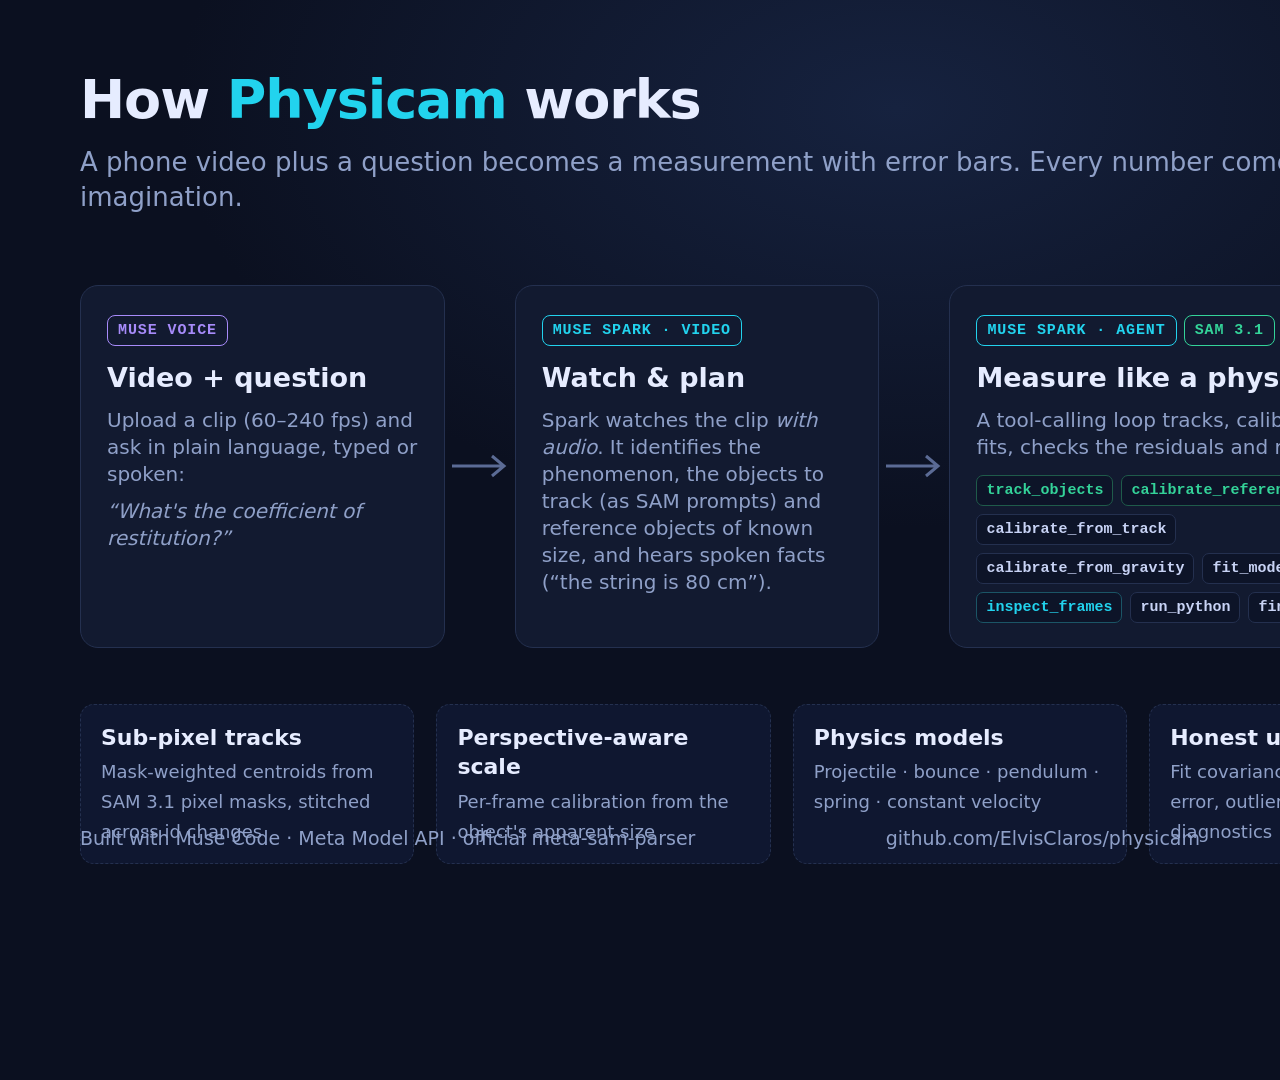
<file: docs/img/src/architecture.html>
<!doctype html>
<html><head><meta charset="utf-8"><title>Physicam architecture</title>
<style>
  :root { --bg:#0b1020; --panel:#121a30; --line:#24304f; --text:#e6ecff; --muted:#8fa0c8;
          --spark:#22d3ee; --sam:#34d399; --wonder:#fbbf24; --voice:#a78bfa; --local:#94a3b8; }
  * { box-sizing:border-box; margin:0; }
  body { width:1920px; height:1080px; background:radial-gradient(1200px 700px at 70% 10%, #16223f 0%, var(--bg) 60%);
         color:var(--text); font:500 22px/1.35 Inter, "Segoe UI", system-ui, sans-serif; padding:64px 80px; }
  h1 { font-size:54px; letter-spacing:-0.02em; }
  h1 span { color:var(--spark); }
  .sub { color:var(--muted); font-size:26px; margin-top:8px; }
  .flow { display:grid; grid-template-columns: 1fr 70px 1fr 70px 1.25fr 70px 1fr; align-items:stretch; margin-top:70px; }
  .card { background:var(--panel); border:1px solid var(--line); border-radius:18px; padding:26px 26px 24px; position:relative; }
  .card h3 { font-size:27px; margin:14px 0 10px; }
  .card p { color:var(--muted); font-size:20px; }
  .badge { display:inline-block; font:700 15px/1 ui-monospace, "JetBrains Mono", monospace; letter-spacing:.06em;
           padding:7px 10px; border-radius:8px; border:1px solid currentColor; }
  .spark{color:var(--spark)} .sam{color:var(--sam)} .wonder{color:var(--wonder)} .voice{color:var(--voice)} .local{color:var(--local)}
  .arrow { display:flex; align-items:center; justify-content:center; }
  .arrow svg { width:60px; height:30px; }
  .tools { margin-top:14px; display:flex; flex-wrap:wrap; gap:8px; }
  .tool { font:600 15px/1 ui-monospace, monospace; padding:7px 9px; border-radius:7px; background:#0d1428; border:1px solid var(--line); color:#c8d3f5; }
  .tool.sam { color:var(--sam); border-color:#1f5b4a; } .tool.spark{ color:var(--spark); border-color:#1b5566; }
  .out { margin-top:56px; display:grid; grid-template-columns: repeat(5, 1fr); gap:22px; }
  .o { background:#0f1730; border:1px dashed var(--line); border-radius:14px; padding:18px 20px; }
  .o b { display:block; font-size:22px; margin-bottom:4px; }
  .o span { color:var(--muted); font-size:18px; }
  .foot { position:absolute; left:80px; right:80px; bottom:48px; display:flex; justify-content:space-between; color:var(--muted); font-size:19px; }
  .q { font-style:italic; color:#c8d3f5; }
</style></head>
<body>
  <h1>How <span>Physicam</span> works</h1>
  <div class="sub">A phone video plus a question becomes a measurement with error bars. Every number comes from a tool, never from the model's imagination.</div>

  <div class="flow">
    <div class="card">
      <span class="badge voice">MUSE VOICE</span>
      <h3>Video + question</h3>
      <p>Upload a clip (60–240 fps) and ask in plain language, typed or spoken:</p>
      <p class="q" style="margin-top:10px">“What's the coefficient of restitution?”</p>
    </div>
    <div class="arrow"><svg viewBox="0 0 60 30"><path d="M2 15h50M42 5l12 10-12 10" stroke="#5b6b95" stroke-width="3" fill="none"/></svg></div>
    <div class="card">
      <span class="badge spark">MUSE SPARK · VIDEO</span>
      <h3>Watch &amp; plan</h3>
      <p>Spark watches the clip <i>with audio</i>. It identifies the phenomenon, the objects to track (as SAM prompts) and reference objects of known size, and hears spoken facts (“the string is 80 cm”).</p>
    </div>
    <div class="arrow"><svg viewBox="0 0 60 30"><path d="M2 15h50M42 5l12 10-12 10" stroke="#5b6b95" stroke-width="3" fill="none"/></svg></div>
    <div class="card">
      <span class="badge spark">MUSE SPARK · AGENT</span> <span class="badge sam">SAM 3.1</span>
      <h3>Measure like a physicist</h3>
      <p>A tool-calling loop tracks, calibrates, fits, checks the residuals and refits:</p>
      <div class="tools">
        <span class="tool sam">track_objects</span><span class="tool sam">calibrate_reference</span>
        <span class="tool">calibrate_from_track</span><span class="tool">calibrate_from_gravity</span>
        <span class="tool">fit_model</span><span class="tool spark">inspect_frames</span>
        <span class="tool">run_python</span><span class="tool">finish</span>
      </div>
    </div>
    <div class="arrow"><svg viewBox="0 0 60 30"><path d="M2 15h50M42 5l12 10-12 10" stroke="#5b6b95" stroke-width="3" fill="none"/></svg></div>
    <div class="card">
      <span class="badge wonder">MUSE WONDER</span>
      <h3>Lab report</h3>
      <p>Method, results table, comparison with accepted values, dominant error sources, and how to measure better next time.</p>
    </div>
  </div>

  <div class="out">
    <div class="o"><b>Sub-pixel tracks</b><span>Mask-weighted centroids from SAM 3.1 pixel masks, stitched across id changes</span></div>
    <div class="o"><b>Perspective-aware scale</b><span>Per-frame calibration from the object's apparent size</span></div>
    <div class="o"><b>Physics models</b><span>Projectile · bounce · pendulum · spring · constant velocity</span></div>
    <div class="o"><b>Honest uncertainty</b><span>Fit covariance ⊕ calibration error, outlier rejection, residual diagnostics</span></div>
    <div class="o"><b>Strobe photo</b><span>A stroboscopic composite built from the masks</span></div>
  </div>

  <div class="foot"><span>Built with Muse Code · Meta Model API · official meta-sam-parser</span><span>github.com/ElvisClaros/physicam</span></div>
</body></html>
</file>
